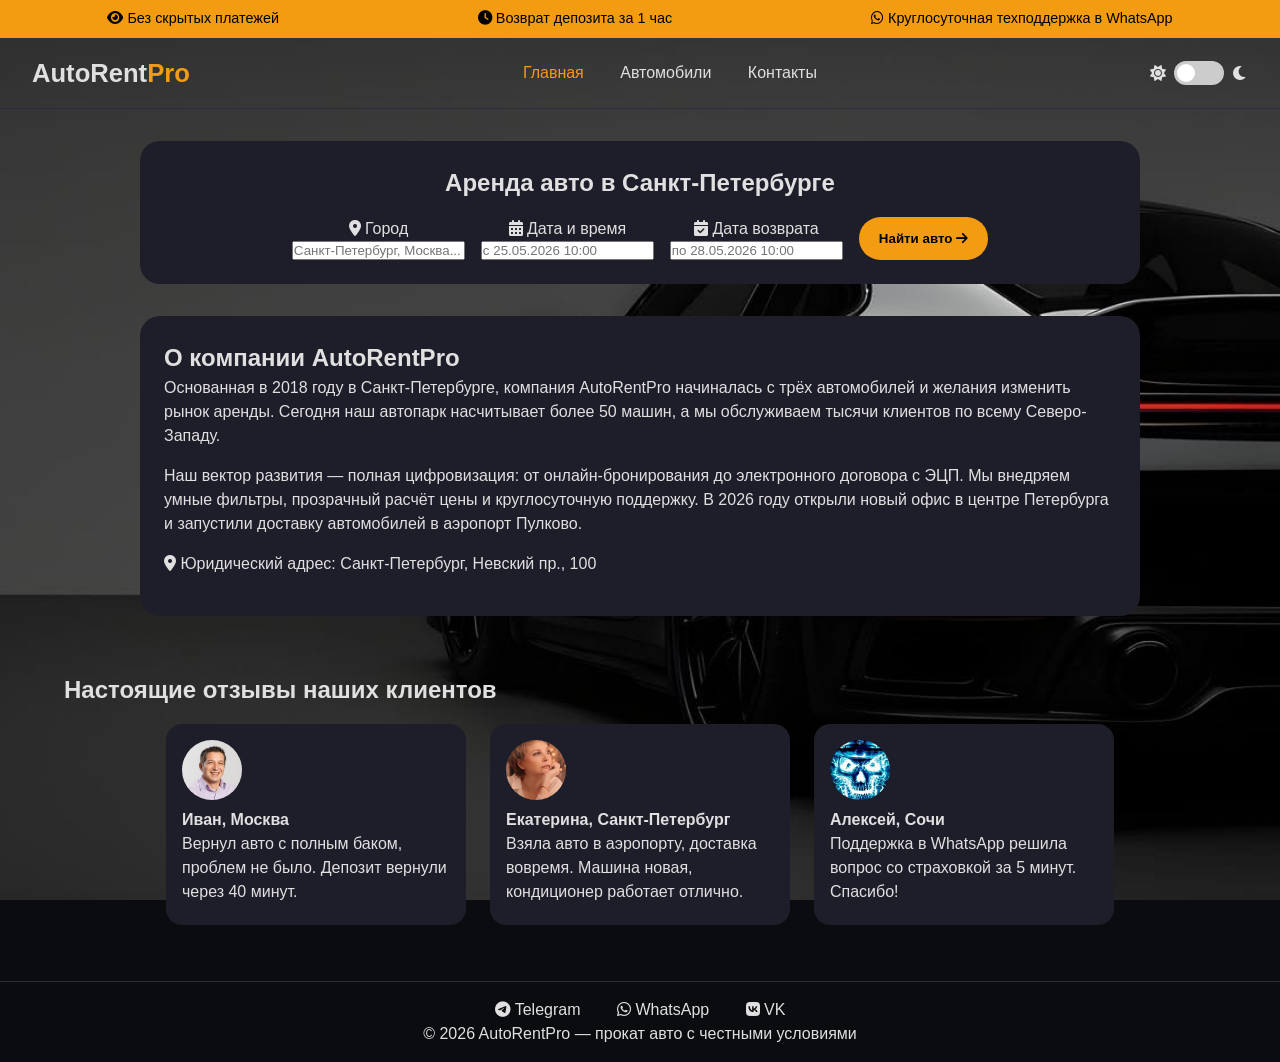
<file: index.html>
<!DOCTYPE html>
<html lang="ru">
<head>
    <meta charset="UTF-8">
    <meta name="viewport" content="width=device-width, initial-scale=1.0">
    <title>Автопрокат - Главная</title>
    <link rel="stylesheet" href="style.css">
    <link rel="stylesheet" href="https://cdnjs.cloudflare.com/ajax/libs/font-awesome/6.0.0-beta3/css/all.min.css">
</head>
<body>
    <!-- Зона доверия (над шапкой) -->
    <div class="trust-bar">
        <span><i class="fas fa-eye"></i> Без скрытых платежей</span>
        <span><i class="fas fa-clock"></i> Возврат депозита за 1 час</span>
        <span><i class="fab fa-whatsapp"></i> Круглосуточная техподдержка в WhatsApp</span>
    </div>

    <!-- Шапка -->
    <header>
        <div class="logo" onclick="location.href='index.html'">AutoRent<span>Pro</span></div>
        <nav>
            <a href="index.html" class="active">Главная</a>
            <a href="catalog.html">Автомобили</a>
            <a href="contacts.html">Контакты</a>
        </nav>
        <div class="theme-switch-wrapper">
            <i class="fas fa-sun"></i>
            <label class="theme-switch">
                <input type="checkbox" id="theme-toggle">
                <span class="slider round"></span>
            </label>
            <i class="fas fa-moon"></i>
        </div>
    </header>

    <!-- Главный поиск (быстрая форма) -->
    <section class="hero">
        <h1>Аренда авто в Санкт-Петербурге</h1>
        <div class="search-form">
            <div class="search-group">
                <label><i class="fas fa-map-marker-alt"></i> Город</label>
                <input type="text" placeholder="Санкт-Петербург, Москва...">
            </div>
            <div class="search-group">
                <label><i class="fas fa-calendar-alt"></i> Дата и время</label>
                <input type="text" placeholder="с 25.05.2026 10:00">
            </div>
            <div class="search-group">
                <label><i class="fas fa-calendar-check"></i> Дата возврата</label>
                <input type="text" placeholder="по 28.05.2026 10:00">
            </div>
            <button class="btn-primary" onclick="location.href='catalog.html'">Найти авто <i class="fas fa-arrow-right"></i></button>
        </div>
    </section>

    <!-- История компании -->
    <section class="company-story">
        <h2>О компании AutoRentPro</h2>
        <div class="story-content">
            <p>Основанная в 2018 году в Санкт-Петербурге, компания AutoRentPro начиналась с трёх автомобилей и желания изменить рынок аренды. Сегодня наш автопарк насчитывает более 50 машин, а мы обслуживаем тысячи клиентов по всему Северо-Западу.</p>
            <p>Наш вектор развития — полная цифровизация: от онлайн-бронирования до электронного договора с ЭЦП. Мы внедряем умные фильтры, прозрачный расчёт цены и круглосуточную поддержку. В 2026 году открыли новый офис в центре Петербурга и запустили доставку автомобилей в аэропорт Пулково.</p>
            <p><i class="fas fa-map-marker-alt"></i> Юридический адрес: Санкт-Петербург, Невский пр., 100</p>
        </div>
    </section>

    <!-- Отзывы с фото -->
    <section class="reviews">
        <h2>Настоящие отзывы наших клиентов</h2>
        <div class="review-cards">
            <div class="review-card">
                <div class="review-photo">
                    <img src="images/client/ivan.jpg" alt="Фото Ивана" loading="lazy">
                </div>
                <div class="review-text">
                    <strong>Иван, Москва</strong>
                    <p>Вернул авто с полным баком, проблем не было. Депозит вернули через 40 минут.</p>
                    <div class="photo-mock"></div>
                </div>
            </div>
            <div class="review-card">
                <div class="review-photo">
                    <img src="images/client/ekaterina.jpg" alt="Фото Екатерины" loading="lazy">
                </div>
                <div class="review-text">
                    <strong>Екатерина, Санкт-Петербург</strong>
                    <p>Взяла авто в аэропорту, доставка вовремя. Машина новая, кондиционер работает отлично.</p>
                </div>
            </div>
            <div class="review-card">
                <div class="review-photo">
                    <img src="images/client/aleksey.jpg" alt="Фото Алексея" loading="lazy">
                </div>
                <div class="review-text">
                    <strong>Алексей, Сочи</strong>
                    <p>Поддержка в WhatsApp решила вопрос со страховкой за 5 минут. Спасибо!</p>
                </div>
            </div>
        </div>
    </section>

    <footer>
        <div class="social-links">
            <a href="#"><i class="fab fa-telegram"></i> Telegram</a>
            <a href="#"><i class="fab fa-whatsapp"></i> WhatsApp</a>
            <a href="#"><i class="fab fa-vk"></i> VK</a>
        </div>
        <p>© 2026 AutoRentPro — прокат авто с честными условиями</p>
    </footer>

    <script src="script.js"></script>
</body>
</html>
</file>
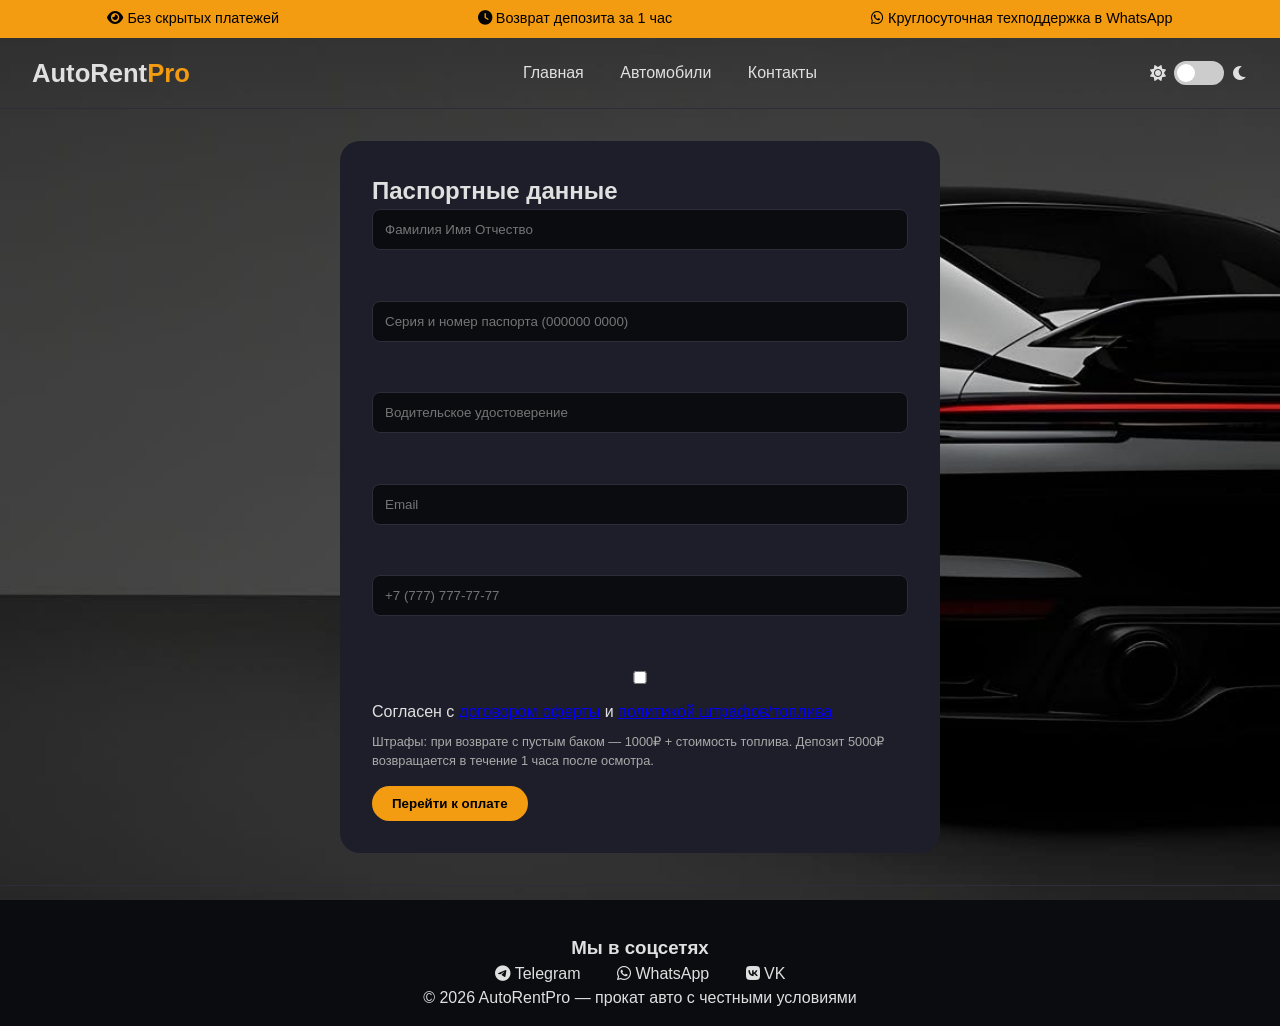
<file: booking.html>
<!DOCTYPE html>
<html lang="ru">
<head>
    <meta charset="UTF-8">
    <title>Оформление - данные</title>
    <link rel="stylesheet" href="style.css">
    <link rel="stylesheet" href="https://cdnjs.cloudflare.com/ajax/libs/font-awesome/6.0.0-beta3/css/all.min.css">
</head>
<body>
    <div class="trust-bar">
        <span><i class="fas fa-eye"></i> Без скрытых платежей</span>
        <span><i class="fas fa-clock"></i> Возврат депозита за 1 час</span>
        <span><i class="fab fa-whatsapp"></i> Круглосуточная техподдержка в WhatsApp</span>
    </div>
    <header>
        <div class="logo" onclick="location.href='index.html'">AutoRent<span>Pro</span></div>
        <nav>
            <a href="index.html">Главная</a>
            <a href="catalog.html">Автомобили</a>
            <a href="contacts.html">Контакты</a>
        </nav>
        <div class="theme-switch-wrapper">
            <i class="fas fa-sun"></i>
            <label class="theme-switch">
                <input type="checkbox" id="theme-toggle">
                <span class="slider round"></span>
            </label>
            <i class="fas fa-moon"></i>
        </div>
    </header>

<div class="booking-form">
    <h2>Паспортные данные</h2>
    <form id="personal-form" novalidate>
        <div class="form-group">
            <input type="text" id="fullname" placeholder="Фамилия Имя Отчество" required>
            <span class="error-message" id="fullname-error"></span>
        </div>
        <div class="form-group">
            <input type="text" id="passport" placeholder="Серия и номер паспорта (000000 0000)" required>
            <span class="error-message" id="passport-error"></span>
        </div>
        <div class="form-group">
            <input type="text" id="driver-license" placeholder="Водительское удостоверение" required>
            <span class="error-message" id="driver-license-error"></span>
        </div>
        <div class="form-group">
            <input type="email" id="email" placeholder="Email" required>
            <span class="error-message" id="email-error"></span>
        </div>
        <div class="form-group">
            <input type="tel" id="phone" placeholder="+7 (777) 777-77-77" required>
            <span class="error-message" id="phone-error"></span>
        </div>

        <div class="legal-block">
            <label>
                <input type="checkbox" id="agree-oferta" required> 
                Согласен с <a href="#">договором оферты</a> и <a href="#">политикой штрафов/топлива</a>
            </label>
            <p class="policy-note">Штрафы: при возврате с пустым баком — 1000₽ + стоимость топлива. Депозит 5000₽ возвращается в течение 1 часа после осмотра.</p>
        </div>

        <button type="submit" class="btn-primary">Перейти к оплате</button>
    </form>
</div>
    <footer>
        <div class="social-block">
            <h3>Мы в соцсетях</h3>
            <div class="social-links">
                <a href="#"><i class="fab fa-telegram"></i> Telegram</a>
                <a href="#"><i class="fab fa-whatsapp"></i> WhatsApp</a>
                <a href="#"><i class="fab fa-vk"></i> VK</a>
            </div>
            <p>© 2026 AutoRentPro — прокат авто с честными условиями</p>
        </footer>
    <script src="script.js"></script>
</body>
</html>
</file>
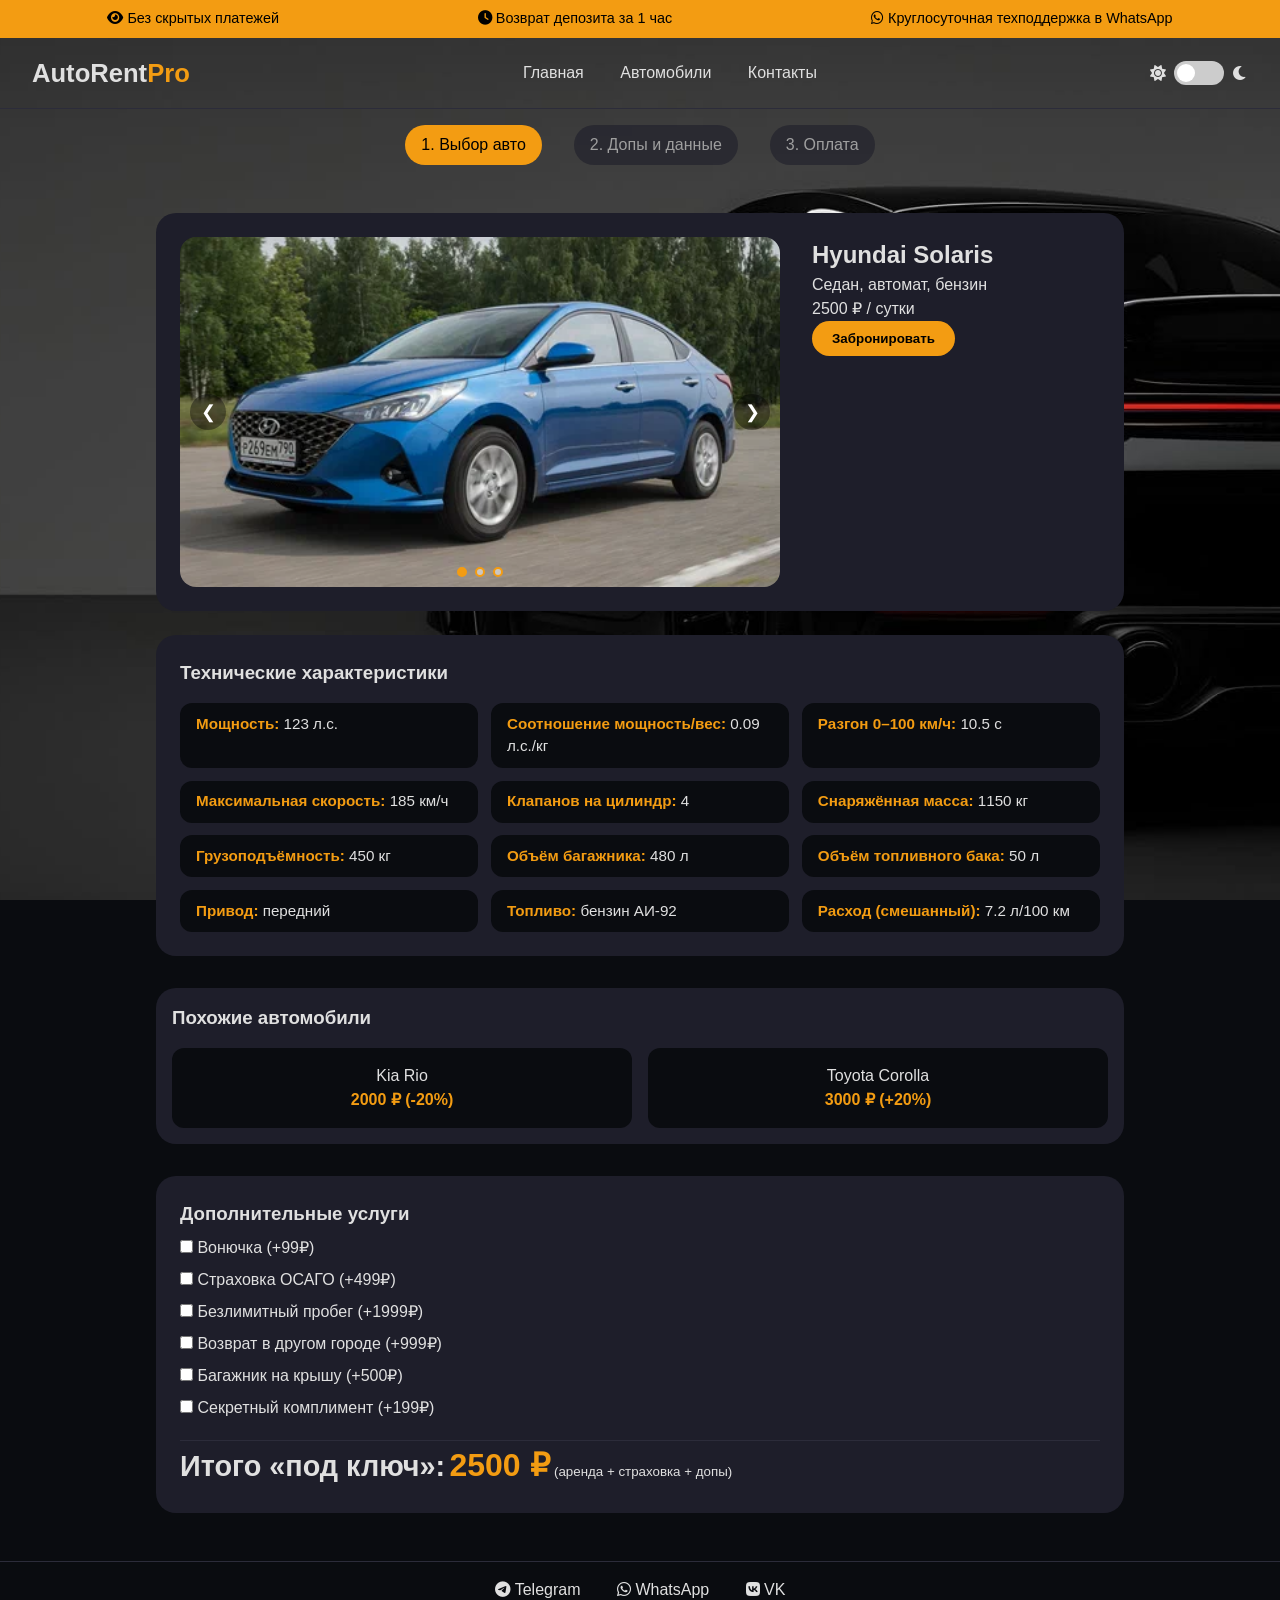
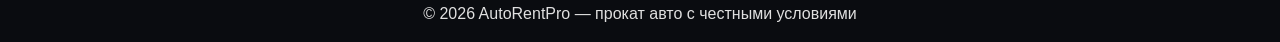
<file: car.html>
<!DOCTYPE html>
<html lang="ru">
<head>
    <meta charset="UTF-8">
    <title>Карточка авто</title>
    <link rel="stylesheet" href="style.css">
    <link rel="stylesheet" href="https://cdnjs.cloudflare.com/ajax/libs/font-awesome/6.0.0-beta3/css/all.min.css">
</head>
<body>
    <div class="trust-bar">
        <span><i class="fas fa-eye"></i> Без скрытых платежей</span>
        <span><i class="fas fa-clock"></i> Возврат депозита за 1 час</span>
        <span><i class="fab fa-whatsapp"></i> Круглосуточная техподдержка в WhatsApp</span>
    </div>

    <header>
        <div class="logo" onclick="location.href='index.html'">AutoRent<span>Pro</span></div>
        <nav>
            <a href="index.html">Главная</a>
            <a href="catalog.html">Автомобили</a>
            <a href="contacts.html">Контакты</a>
        </nav>
        <div class="theme-switch-wrapper">
            <i class="fas fa-sun"></i>
            <label class="theme-switch">
                <input type="checkbox" id="theme-toggle">
                <span class="slider round"></span>
            </label>
            <i class="fas fa-moon"></i>
        </div>
    </header>

    <div class="booking-steps">
        <div class="step active">1. Выбор авто</div>
        <div class="step">2. Допы и данные</div>
        <div class="step">3. Оплата</div>
    </div>

    <div class="car-detail-container">
        <div class="car-main">
            <div id="car-slider" class="car-slider">
                <!-- Слайдер соберётся динамически через JS -->
            </div>
            <div class="car-info">
                <h2 id="car-name">Hyundai Solaris 2023</h2>
                <p id="car-desc">Седан, автомат, бензин, кондиционер</p>
                <div class="price" id="base-price-display">2 500 ₽ / сутки</div>
                <button id="book-now-btn" class="btn-primary">Забронировать</button>
            </div>
        </div>

        <!-- НОВЫЙ БЛОК: Технические характеристики -->
        <div class="tech-specs">
            <h3>Технические характеристики</h3>
            <div class="specs-grid" id="specs-grid">
                <!-- заполняется из JS -->
            </div>
        </div>

        <div class="alternatives">
            <h3>Похожие автомобили</h3>
            <div class="alt-cards" id="alt-cards"></div>
        </div>

        <!-- Обновлённый блок дополнительных услуг -->
        <div class="extras-calculator">
            <h3>Дополнительные услуги</h3>
            <label><input type="checkbox" class="extra" data-price="99"> Вонючка (+99₽)</label>
            <label><input type="checkbox" class="extra" data-price="499"> Страховка ОСАГО (+499₽)</label>
            <label><input type="checkbox" class="extra" data-price="1999"> Безлимитный пробег (+1999₽)</label>
            <label><input type="checkbox" class="extra" data-price="999"> Возврат в другом городе (+999₽)</label>
            <label><input type="checkbox" class="extra" data-price="500"> Багажник на крышу (+500₽)</label>
            <label><input type="checkbox" class="extra" data-price="199"> Секретный комплимент (+199₽)</label>

            <div class="total-price-block" style="background: none; text-align: left; padding: 0; margin-top: 20px;">
                <strong style="font-size: 1.8rem;">Итого «под ключ»:</strong> 
                <span id="final-price" style="font-size: 2rem; font-weight: bold; color: var(--primary);">2 500 ₽</span>
                <small>(аренда + страховка + допы)</small>
            </div>
        </div>
    </div>

    <footer>
        <div class="social-links">
            <a href="#"><i class="fab fa-telegram"></i> Telegram</a>
            <a href="#"><i class="fab fa-whatsapp"></i> WhatsApp</a>
            <a href="#"><i class="fab fa-vk"></i> VK</a>
        </div>
        <p>© 2026 AutoRentPro — прокат авто с честными условиями</p>
    </footer>

    <script src="script.js"></script>
</body>
</html>
</file>
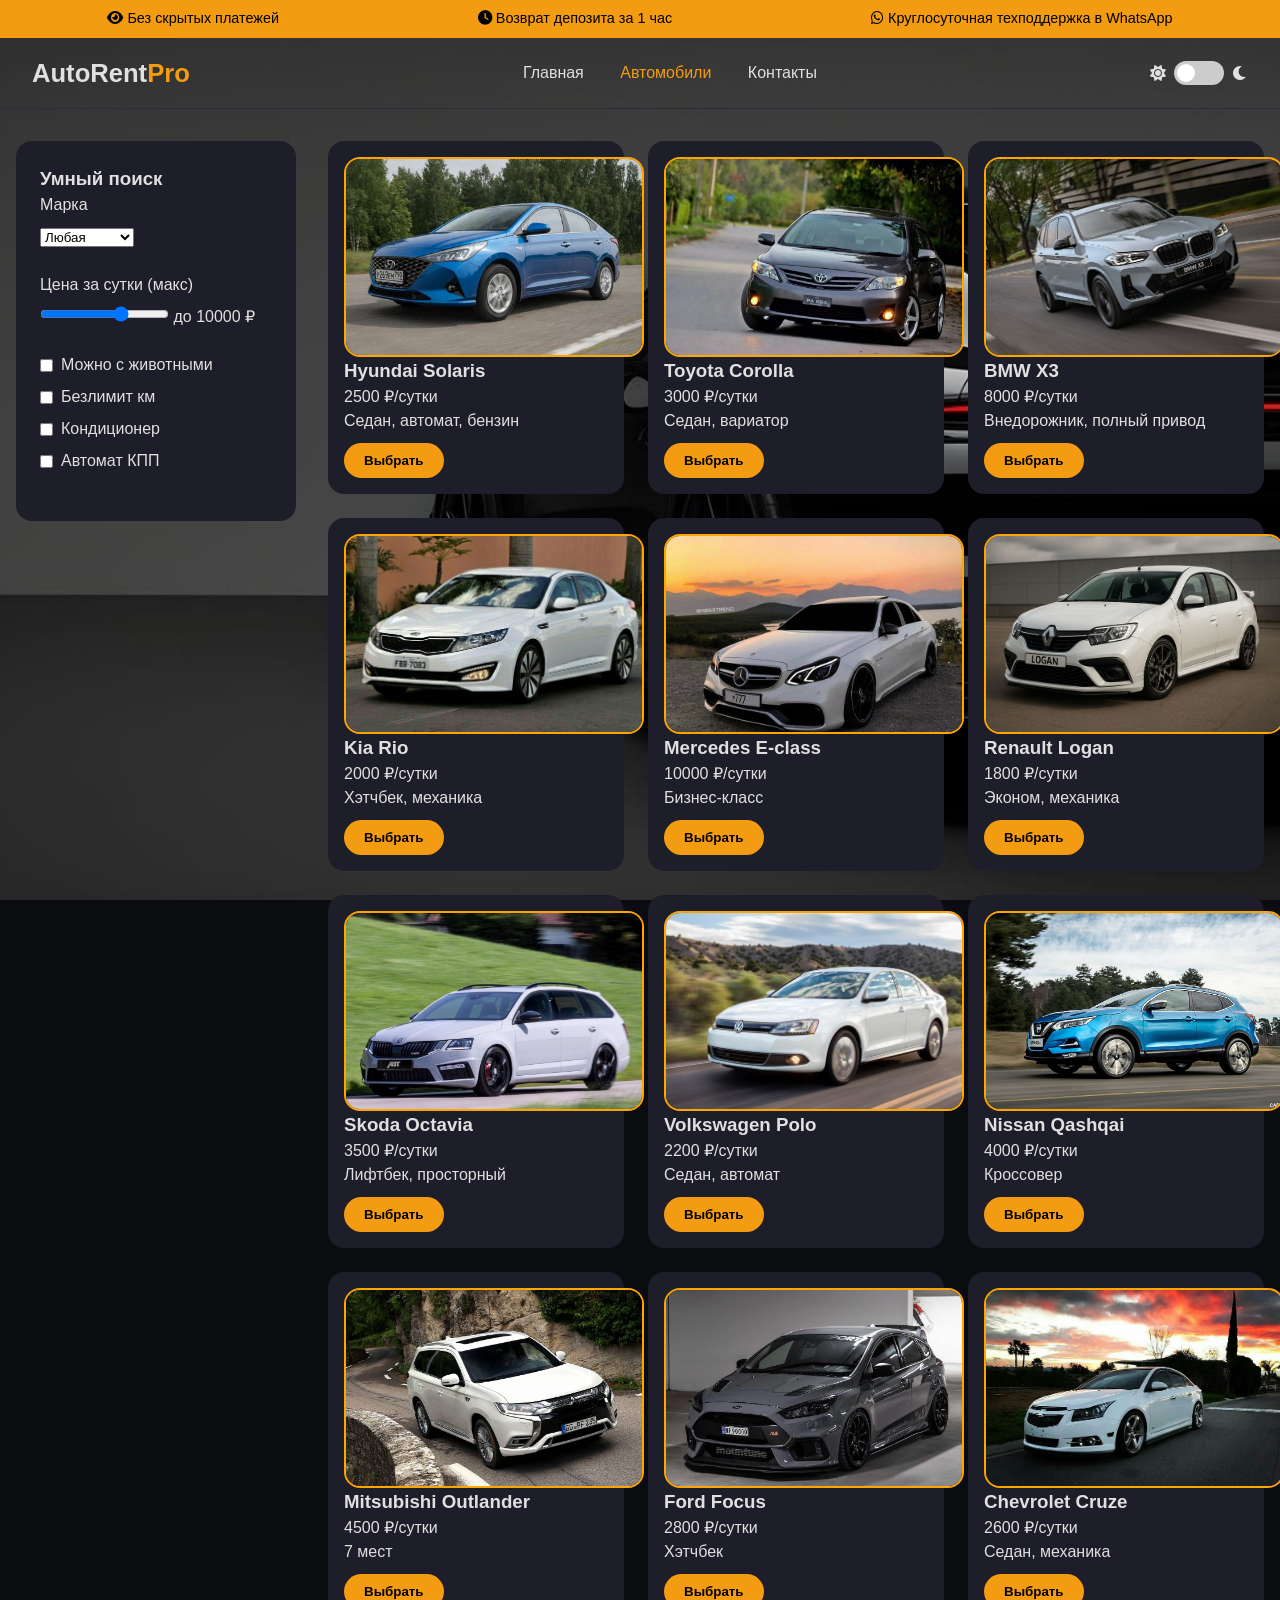
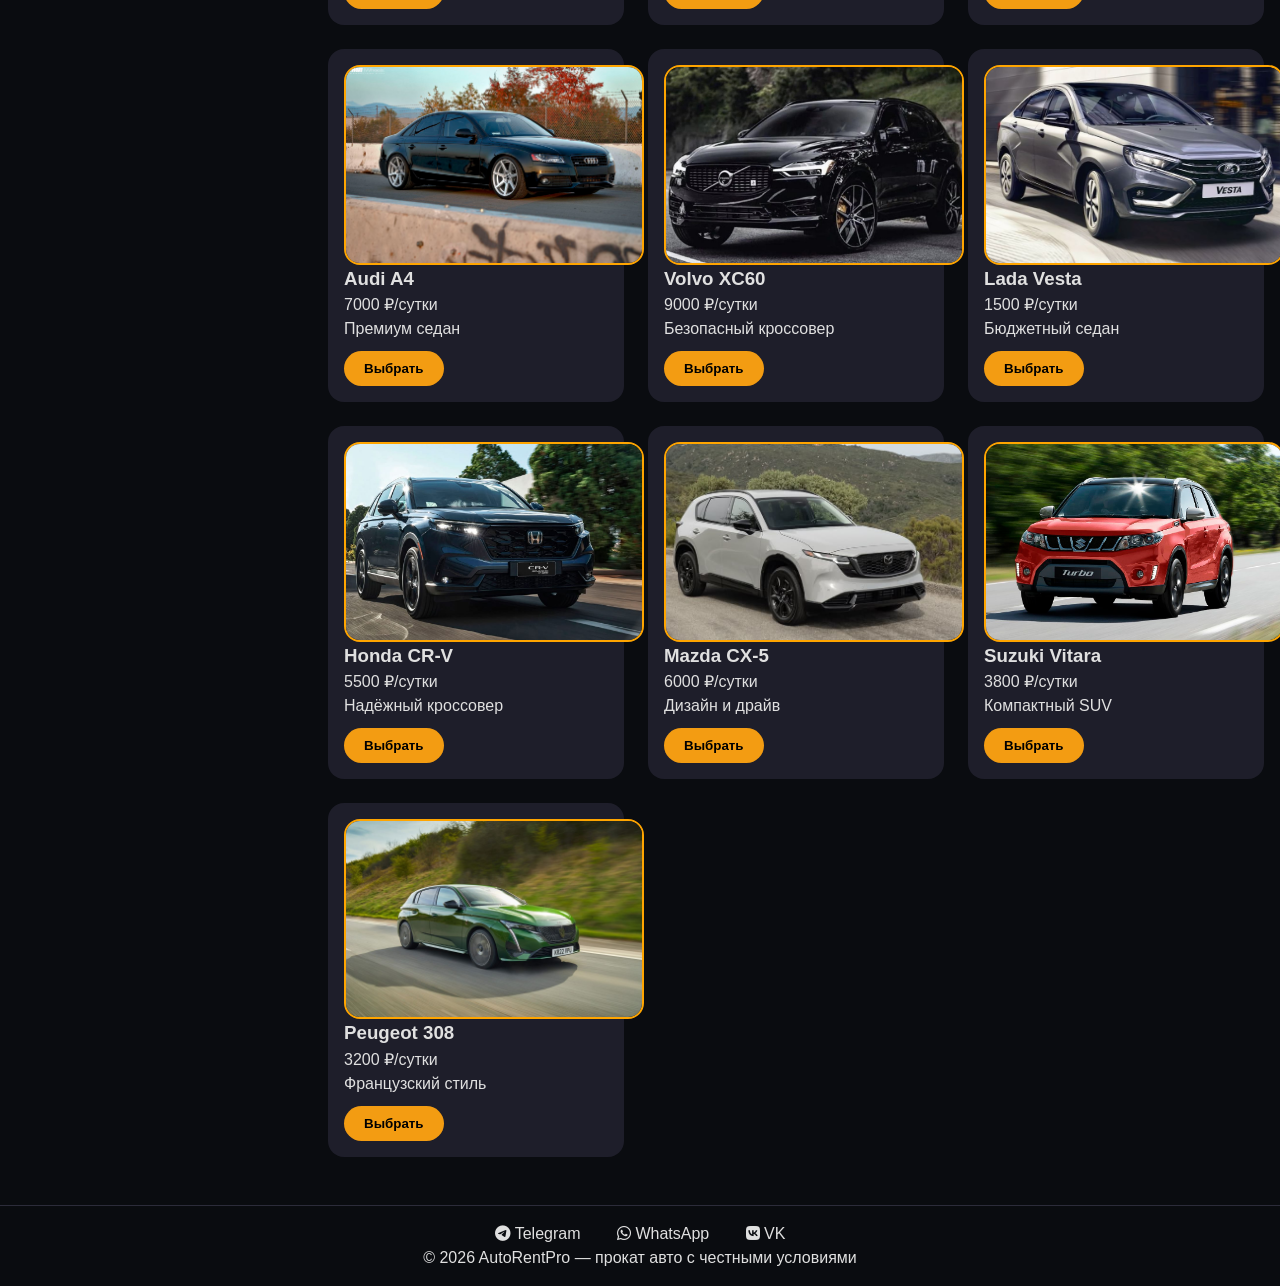
<file: catalog.html>
<!DOCTYPE html>
<html lang="ru">
<head>
    <meta charset="UTF-8">
    <title>Каталог авто - Выбор</title>
    <link rel="stylesheet" href="style.css">
    <link rel="stylesheet" href="https://cdnjs.cloudflare.com/ajax/libs/font-awesome/6.0.0-beta3/css/all.min.css">
</head>
<body>
    <!-- Зона доверия -->
    <div class="trust-bar">
        <span><i class="fas fa-eye"></i> Без скрытых платежей</span>
        <span><i class="fas fa-clock"></i> Возврат депозита за 1 час</span>
        <span><i class="fab fa-whatsapp"></i> Круглосуточная техподдержка в WhatsApp</span>
    </div>

    <header>
        <div class="logo" onclick="location.href='index.html'">AutoRent<span>Pro</span></div>
        <nav>
            <a href="index.html">Главная</a>
            <a href="catalog.html" class="active">Автомобили</a>
            <a href="contacts.html">Контакты</a>
        </nav>
        <div class="theme-switch-wrapper">
            <i class="fas fa-sun"></i>
            <label class="theme-switch">
                <input type="checkbox" id="theme-toggle">
                <span class="slider round"></span>
            </label>
            <i class="fas fa-moon"></i>
        </div>
    </header>

    <div class="page-title">
        <h1></h1>
        <!-- Кнопка "На главную" УДАЛЕНА -->
    </div>

    <div class="catalog-layout">
        <aside class="filters-sidebar">
            <h3>Умный поиск</h3>
            <div class="filter-group">
                <label>Марка</label>
                <select id="brand-filter">
                    <option>Любая</option><option>Toyota</option><option>Hyundai</option><option>Kia</option>
                    <option>BMW</option><option>Mercedes</option><option>Renault</option><option>Skoda</option>
                    <option>Volkswagen</option><option>Nissan</option><option>Mitsubishi</option><option>Ford</option>
                    <option>Chevrolet</option><option>Audi</option><option>Volvo</option><option>Lada</option>
                    <option>Honda</option><option>Mazda</option><option>Suzuki</option><option>Peugeot</option>
                    <option>Tesla</option>
                </select>
            </div>
            <div class="filter-group">
                <label>Цена за сутки (макс)</label>
                <input type="range" id="price-range" min="1000" max="15000" step="100" value="10000">
                <span id="price-value">до 10000 ₽</span>
            </div>
            <div class="filter-group checkbox-group">
                <label><input type="checkbox" class="smart-filter" data-filter="pets"> Можно с животными</label>
                <label><input type="checkbox" class="smart-filter" data-filter="unlimited"> Безлимит км</label>
                <label><input type="checkbox" class="smart-filter" data-filter="conditioner"> Кондиционер</label>
                <label><input type="checkbox" class="smart-filter" data-filter="automatic"> Автомат КПП</label>
            </div>
        </aside>

        <div class="car-list" id="car-list"></div>
    </div>

    <footer>
        <div class="social-links">
            <a href="#"><i class="fab fa-telegram"></i> Telegram</a>
            <a href="#"><i class="fab fa-whatsapp"></i> WhatsApp</a>
            <a href="#"><i class="fab fa-vk"></i> VK</a>
        </div>
        <p>© 2026 AutoRentPro — прокат авто с честными условиями</p>
    </footer>

    <script src="script.js"></script>
</body>
</html>
</file>
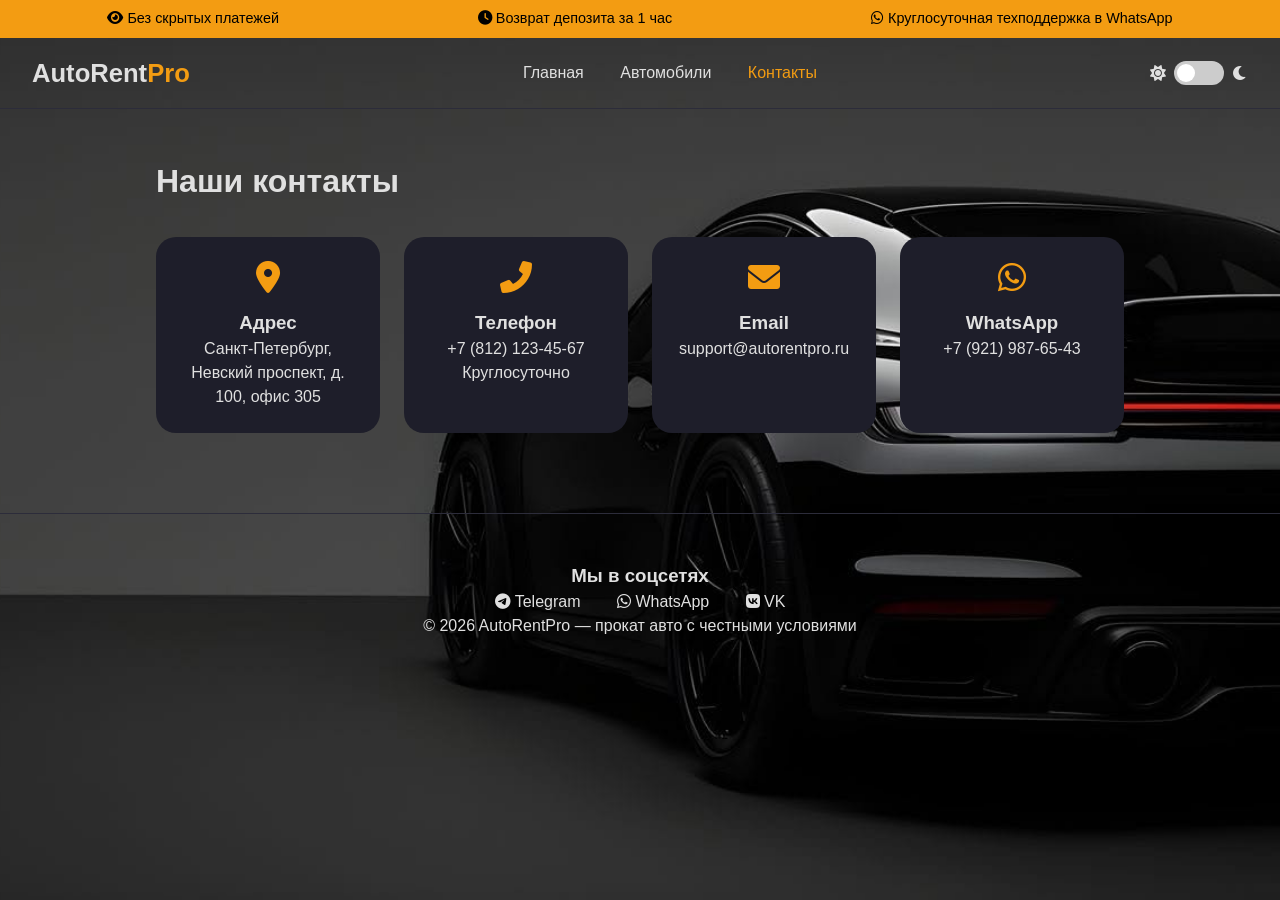
<file: contacts.html>
<!DOCTYPE html>
<html lang="ru">
<head>
    <meta charset="UTF-8">
    <title>Контакты</title>
    <link rel="stylesheet" href="style.css">
    <link rel="stylesheet" href="https://cdnjs.cloudflare.com/ajax/libs/font-awesome/6.0.0-beta3/css/all.min.css">
</head>
<body>
    <div class="trust-bar">
        <span><i class="fas fa-eye"></i> Без скрытых платежей</span>
        <span><i class="fas fa-clock"></i> Возврат депозита за 1 час</span>
        <span><i class="fab fa-whatsapp"></i> Круглосуточная техподдержка в WhatsApp</span>
    </div>
    <header>
        <div class="logo" onclick="location.href='index.html'">AutoRent<span>Pro</span></div>
        <nav>
            <a href="index.html">Главная</a>
            <a href="catalog.html">Автомобили</a>
            <a href="contacts.html" class="active">Контакты</a>
        </nav>
        <div class="theme-switch-wrapper">
            <i class="fas fa-sun"></i>
            <label class="theme-switch">
                <input type="checkbox" id="theme-toggle">
                <span class="slider round"></span>
            </label>
            <i class="fas fa-moon"></i>
        </div>
    </header>

    <div class="contacts-page">
        <h1>Наши контакты</h1>
        <div class="contacts-grid">
            <div class="contact-card">
                <i class="fas fa-map-marker-alt fa-2x"></i>
                <h3>Адрес</h3>
                <p>Санкт-Петербург, Невский проспект, д. 100, офис 305</p>
            </div>
            <div class="contact-card">
                <i class="fas fa-phone-alt fa-2x"></i>
                <h3>Телефон</h3>
                <p>+7 (812) 123-45-67</p>
                <p>Круглосуточно</p>
            </div>
            <div class="contact-card">
                <i class="fas fa-envelope fa-2x"></i>
                <h3>Email</h3>
                <p>support@autorentpro.ru</p>
            </div>
            <div class="contact-card">
                <i class="fab fa-whatsapp fa-2x"></i>
                <h3>WhatsApp</h3>
                <p>+7 (921) 987-65-43</p>
            </div>
        </div>
        </div>
    </div>
    <footer>
        <div class="social-block">
            <h3>Мы в соцсетях</h3>
            <div class="social-links">
                <a href="#"><i class="fab fa-telegram"></i> Telegram</a>
                <a href="#"><i class="fab fa-whatsapp"></i> WhatsApp</a>
                <a href="#"><i class="fab fa-vk"></i> VK</a>
            </div>
            <p>© 2026 AutoRentPro — прокат авто с честными условиями</p>
        </footer>
    <script src="script.js"></script>
</body>
</html>
</file>
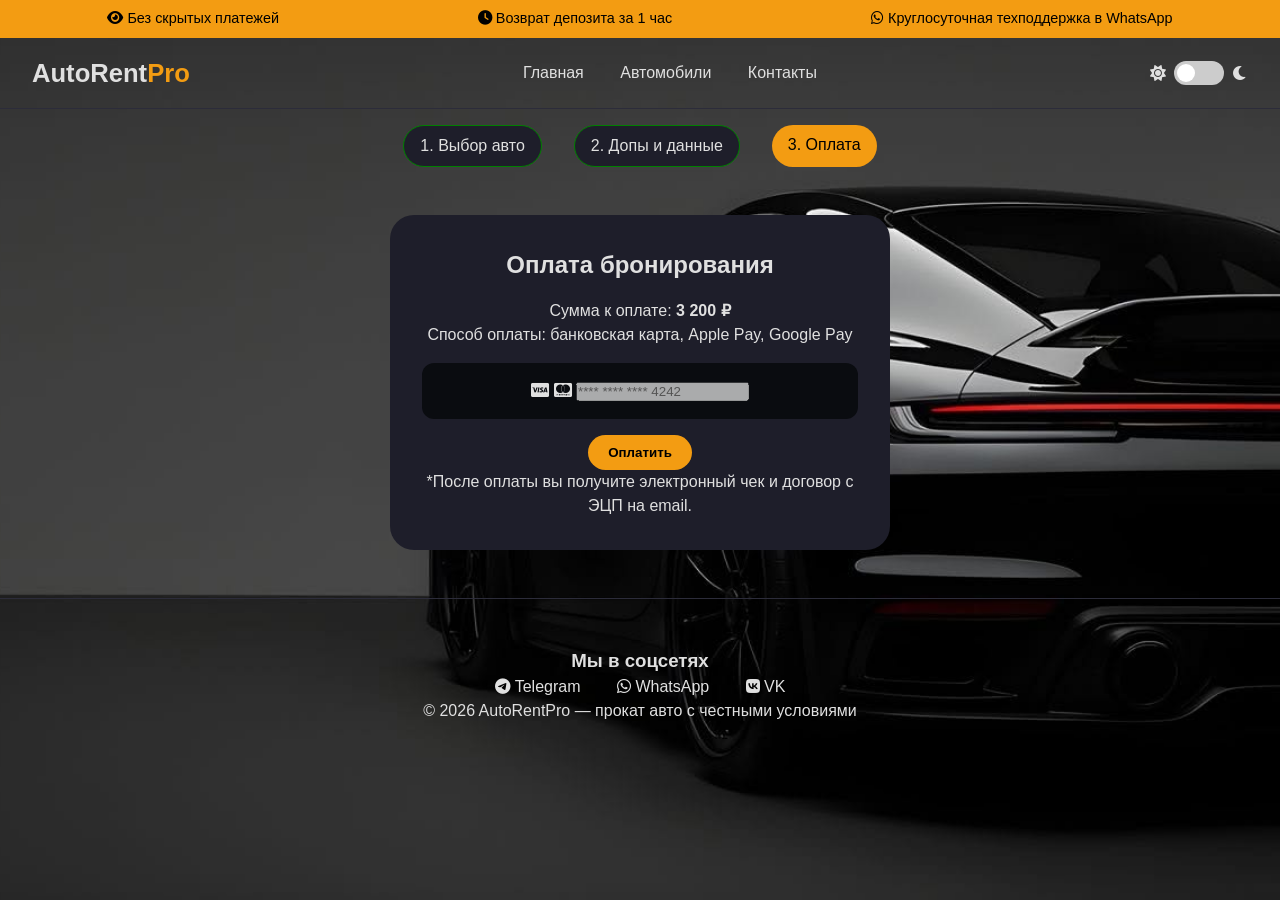
<file: payment.html>
<!DOCTYPE html>
<html lang="ru">
<head>
    <meta charset="UTF-8">
    <title>Оплата</title>
    <link rel="stylesheet" href="style.css">
    <link rel="stylesheet" href="https://cdnjs.cloudflare.com/ajax/libs/font-awesome/6.0.0-beta3/css/all.min.css">
</head>
<body>
    <div class="trust-bar">
        <span><i class="fas fa-eye"></i> Без скрытых платежей</span>
        <span><i class="fas fa-clock"></i> Возврат депозита за 1 час</span>
        <span><i class="fab fa-whatsapp"></i> Круглосуточная техподдержка в WhatsApp</span>
    </div>
    <header>
        <div class="logo" onclick="location.href='index.html'">AutoRent<span>Pro</span></div>
        <nav>
            <a href="index.html">Главная</a>
            <a href="catalog.html">Автомобили</a>
            <a href="contacts.html">Контакты</a>
        </nav>
        <div class="theme-switch-wrapper">
            <i class="fas fa-sun"></i>
            <label class="theme-switch">
                <input type="checkbox" id="theme-toggle">
                <span class="slider round"></span>
            </label>
            <i class="fas fa-moon"></i>
        </div>
    </header>

    <div class="booking-steps">
        <div class="step done">1. Выбор авто</div>
        <div class="step done">2. Допы и данные</div>
        <div class="step active">3. Оплата</div>
    </div>

    <div class="payment-demo">
        <h2>Оплата бронирования</h2>
        <div class="payment-card">
            <p>Сумма к оплате: <strong id="pay-amount">3 200 ₽</strong></p>
            <p>Способ оплаты: банковская карта, Apple Pay, Google Pay</p>
            <div class="fake-card-input">
                <i class="fab fa-cc-visa"></i> <i class="fab fa-cc-mastercard"></i>
                <input type="text" placeholder="Номер карты" disabled value="**** **** **** 4242">
            </div>
            <button id="fake-pay" class="btn-primary">Оплатить</button>
            <p class="note">*После оплаты вы получите электронный чек и договор с ЭЦП на email.</p>
        </div>
    </div>
    <footer>
        <div class="social-block">
            <h3>Мы в соцсетях</h3>
            <div class="social-links">
                <a href="#"><i class="fab fa-telegram"></i> Telegram</a>
                <a href="#"><i class="fab fa-whatsapp"></i> WhatsApp</a>
                <a href="#"><i class="fab fa-vk"></i> VK</a>
            </div>
            <p>© 2026 AutoRentPro — прокат авто с честными условиями</p>
        </footer>
    <script src="script.js"></script>
</body>
</html>
</file>
<file: style.css>
:root {
    --bg-image: url('images/hero/BMW.jpg');
    --bg: #0a0c10;
    --card: #1e1e2a;
    --text: #e0e0e0;
    --primary: #f39c12;
    --primary-hover: #e67e22;
    --border: #2c2c3a;
}
body.light {
    --bg-image: url('images/hero/BMW-light.jpg');
    --bg: #f4f6f9;
    --card: #ffffff;
    --text: black;
    --border: #ddd;
}
* {
    margin: 0;
    padding: 0;
    box-sizing: border-box;
    transition: background 0.2s, color 0.2s;
}
body {
    
    background-image: var(--bg-image);
    background-color: var(--bg);   /* вместо background: var(--bg); */
    background-repeat: no-repeat;
    background-attachment: fixed;
    background-size: cover;
    background-position: center;
    color: var(--text);
    font-family: 'Segoe UI', Tahoma, Geneva, Verdana, sans-serif;
    line-height: 1.5;
}
.trust-bar {
    background: var(--primary);
    color: #000;
    display: flex;
    justify-content: space-around;
    padding: 8px;
    font-size: 0.9rem;
}
header {
    display: flex;
    justify-content: space-between;
    align-items: center;
    padding: 1rem 2rem;
    border-bottom: 1px solid var(--border);
}
.logo {
    font-size: 1.6rem;
    font-weight: bold;
    cursor: pointer;
}
.logo span { color: var(--primary); }
nav a {
    color: var(--text);
    text-decoration: none;
    margin: 0 1rem;
}
nav a.active { color: var(--primary); }
.theme-switch-wrapper { display: flex; align-items: center; gap: 8px; }
.theme-switch { position: relative; display: inline-block; width: 50px; height: 24px; }
.theme-switch input { opacity: 0; width: 0; height: 0; }
.slider { position: absolute; cursor: pointer; top:0; left:0; right:0; bottom:0; background-color: #ccc; border-radius: 24px; }
.slider:before { position: absolute; content: ""; height: 18px; width: 18px; left: 3px; bottom: 3px; background-color: white; border-radius: 50%; }
input:checked + .slider { background-color: var(--primary); }
input:checked + .slider:before { transform: translateX(26px); }
.hero {
    text-align: center;
    padding: 2rem;
    background: var(--card);
    margin: 1rem;
    border-radius: 20px;
}
.search-form { display: flex; gap: 1rem; justify-content: center; flex-wrap: wrap; margin-top: 1rem; }
.search-group { display: flex; flex-direction: column; }
.btn-primary {
    background: var(--primary);
    border: none;
    padding: 10px 20px;
    border-radius: 30px;
    font-weight: bold;
    cursor: pointer;
}
.btn-primary:hover { background: var(--primary-hover); }
.company-story {
    max-width: 1000px;
    margin: 2rem auto;
    padding: 1.5rem;
    background: var(--card);
    border-radius: 20px;
}
.hero {
    max-width: 1000px;
    margin: 2rem auto;
    padding: 1.5rem;
    background: var(--card);
    border-radius: 20px;
}
.story-content p { margin-bottom: 1rem; }
.reviews { padding: 1.5rem; max-width: 1200px; margin: auto; }
.review-cards { display: flex; gap: 1.5rem; margin-top: 1rem; flex-wrap: wrap; justify-content: center; }
.review-card {
    background: var(--card);
    border-radius: 16px;
    padding: 1rem;
    width: 300px;
}
.review-photo {
    width: 60px;              /* такой же размер, как у placeholder */
    height: 60px;
    border-radius: 50%;       /* круглое фото */
    overflow: hidden;
    margin-bottom: 0.5rem;
}
.review-photo img {
    width: 100%;
    height: 100%;
    object-fit: cover;        /* обрезает и центрирует изображение */
}

.photo-mock { font-size: 0.7rem; color: #aaa; margin-top: 5px; }
.catalog-layout {
    display: flex;
    align-items: flex-start;  /* чтобы фильтр и карточки шли от верха */
    gap: 2rem;
    max-width: 1300px;
    margin: 2rem auto;
    padding: 0 1rem;
    margin-bottom: 3rem;
}

.filters-sidebar {
    position: sticky;
    top: 20px;               /* отступ от верха экрана при прокрутке */
    width: 280px;            /* фиксированная ширина (у вас уже есть) */
    flex-shrink: 0;          /* запрещаем сжиматься */
    background: var(--card);
    padding: 1.5rem;
    border-radius: 16px;
}
.filter-group { margin-bottom: 1.5rem; }
.filter-group label { display: block; margin-bottom: 0.5rem; }
.checkbox-group label { display: flex; align-items: center; gap: 0.5rem; margin-bottom: 0.5rem; }
.car-list {
    flex: 1;
    display: grid;
    grid-template-columns: repeat(auto-fill, minmax(260px, 1fr));
    gap: 1.5rem;
}
.car-card {
    background: var(--card);
    border-radius: 16px;
    padding: 1rem;
    transition: transform 0.2s;
}
.car-card:hover { transform: translateY(-4px); }
.car-image {
    width: 350px;
    height: 220px;
    overflow: hidden;
    border-radius: 16px;
    border: 2px solid orange
}
.car-image img {
    width: 100%;
    height: 100%;
    object-fit: cover;
}
.car-detail-container .car-image {
    width: 350px;
    height: 220px;
    flex-shrink: 0;
}
@media (max-width: 768px) {
    .car-detail-container .car-image {
        width: 100%;
        height: 200px;
    }
}
.booking-steps {
    display: flex;
    justify-content: center;
    gap: 2rem;
    margin: 1rem 0;
}
.step {
    padding: 0.5rem 1rem;
    background: var(--card);
    border-radius: 30px;
    opacity: 0.6;
}
.step.active { opacity: 1; background: var(--primary); color: black; }
.step.done { opacity: 1; border: 1px solid green; }
.car-detail-container { max-width: 1000px; margin: 2rem auto; padding: 1rem; }
.car-main { display: flex; gap: 2rem; background: var(--card); padding: 1.5rem; border-radius: 20px; }
.car-image { width: 300px; height: 200px; background: #2c2c3a; border-radius: 16px; display: flex; align-items: center; justify-content: center; }
.car-info { flex: 1; }
.alternatives { margin: 2rem 0; background: var(--card); padding: 1rem; border-radius: 20px; }
.alt-cards { display: flex; gap: 1rem; margin-top: 1rem; }
.alt-card { background: var(--bg); padding: 1rem; border-radius: 12px; flex: 1; text-align: center; }
.alt-price { font-weight: bold; color: var(--primary); }
.extras-calculator { background: var(--card); padding: 1.5rem; border-radius: 20px; }
.extras-calculator label { display: block; margin: 8px 0; }
.total-price-block { margin-top: 20px; border-top: 1px solid var(--border); padding-top: 20px; }
.booking-form {
    max-width: 600px;
    margin: 2rem auto;
    background: var(--card);
    padding: 2rem;
    border-radius: 20px;
}
.booking-form input {
    width: 100%;
    padding: 12px;
    margin-bottom: 1rem;
    background: var(--bg);
    border: 1px solid var(--border);
    border-radius: 8px;
    color: var(--text);
}
.legal-block { margin: 1rem 0; }
.policy-note { font-size: 0.8rem; color: #aaa; margin-top: 0.5rem; }
.payment-demo {
    max-width: 500px;
    margin: 3rem auto;
    background: var(--card);
    padding: 2rem;
    border-radius: 24px;
    text-align: center;
}
.payment-card { margin-top: 1rem; }
.fake-card-input {
    background: var(--bg);
    padding: 1rem;
    border-radius: 12px;
    margin: 1rem 0;
}
.contacts-page {
    max-width: 1000px;
    margin: 2rem auto;
    padding: 1rem;
}
.contacts-grid {
    display: grid;
    grid-template-columns: repeat(auto-fit, minmax(220px, 1fr));
    gap: 1.5rem;
    margin: 2rem 0;
}
.contact-card {
    background: var(--card);
    padding: 1.5rem;
    border-radius: 20px;
    text-align: center;
}
.contact-card i { color: var(--primary); margin-bottom: 1rem; }
.social-block { text-align: center; margin-top: 2rem; }
.social-links a {
    display: inline-block;
    margin: 0 1rem;
    color: var(--text);
    text-decoration: none;
}
footer {
    text-align: center;
    padding: 1rem;
    border-top: 1px solid var(--border);
    margin-top: 2rem;
}
.back-home {
    display: inline-block;
    margin-bottom: 1rem;
    color: var(--primary);
    text-decoration: none;
}
/* Блок технических характеристик */
.tech-specs {
    background: var(--card);
    padding: 1.5rem;
    border-radius: 20px;
    margin: 1.5rem 0;
}
.specs-grid {
    display: grid;
    grid-template-columns: repeat(auto-fill, minmax(260px, 1fr));
    gap: 0.8rem;
    margin-top: 1rem;
}
.spec-item {
    background: var(--bg);
    padding: 0.6rem 1rem;
    border-radius: 12px;
    font-size: 0.95rem;
}
.spec-item span {
    font-weight: bold;
    color: var(--primary);
}
/* Контейнер слайдера */
.car-slider {
  position: relative;
  width: 100%;
  max-width: 600px;   /* можно подстроить под ваш макет */
  margin: 0 auto;
  overflow: hidden;
  border-radius: 16px;
  background: var(--card);
}

/* Обёртка для всех слайдов */
.car-slides {
  display: flex;
  transition: transform 0.5s ease-in-out;
  width: 100%;
}

/* Один слайд */
.car-slide {
  min-width: 100%;
  height: 350px;       /* подберите высоту под дизайн */
  display: flex;
  align-items: center;
  justify-content: center;
  background: var(--card);
}

.car-slide img {
  width: 100%;
  height: 100%;
  object-fit: cover;
  display: block;
}

/* Точки (индикаторы) */
.slider-dots {
  position: absolute;
  bottom: 10px;
  left: 50%;
  transform: translateX(-50%);
  display: flex;
  gap: 8px;
}

.slider-dot {
  width: 10px;
  height: 10px;
  border-radius: 50%;
  background: rgba(255, 255, 255, 0.5);
  border: 2px solid var(--primary);
  cursor: pointer;
  transition: background 0.3s;
}

.slider-dot.active {
  background: var(--primary);
}

/* Кнопки вперед/назад (опционально) */
.slider-btn {
  position: absolute;
  top: 50%;
  transform: translateY(-50%);
  background: rgba(0,0,0,0.4);
  color: #fff;
  border: none;
  width: 36px;
  height: 36px;
  border-radius: 50%;
  font-size: 18px;
  cursor: pointer;
  z-index: 5;
  display: flex;
  align-items: center;
  justify-content: center;
  transition: background 0.2s;
}
.slider-btn:hover {
  background: var(--primary);
}
.slider-prev {
  left: 10px;
}
.slider-next {
  right: 10px;
}
.form-group {
    margin-bottom: 1rem;
}

.form-group input.error {
    border-color: #e74c3c;
    background-color: rgba(231, 76, 60, 0.1);
}

.error-message {
    display: block;
    color: red;
    font-size: 0.8rem;
    margin-top: 0.2rem;
    min-height: 1.2em;
}
</file>
